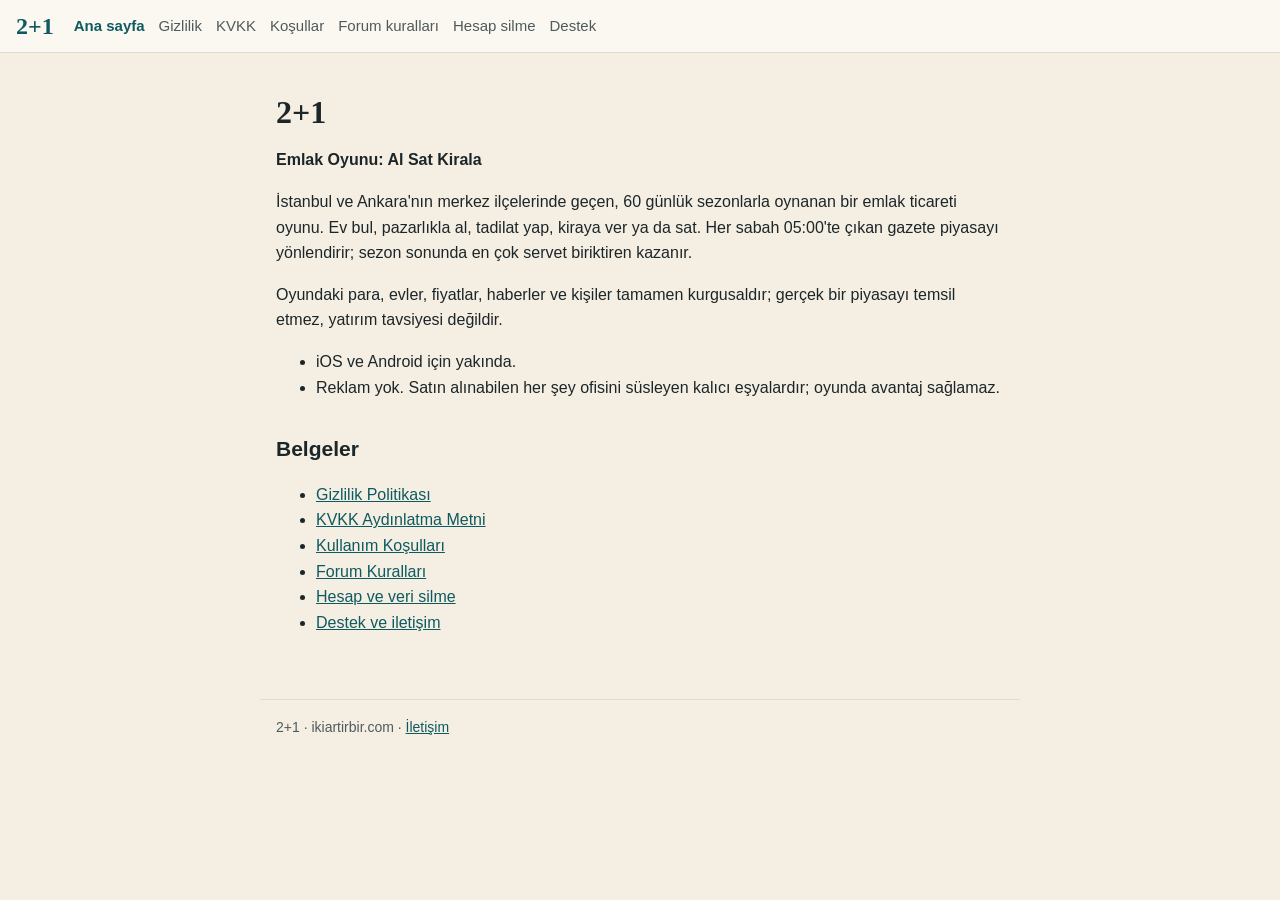
<file: index.html>
<!doctype html>
<html lang="tr">
<head>
<meta charset="utf-8">
<meta name="viewport" content="width=device-width, initial-scale=1">
<meta http-equiv="Content-Security-Policy" content="default-src 'none'; style-src 'self'; img-src 'self'; base-uri 'self'; form-action 'none'">
<meta name="referrer" content="strict-origin-when-cross-origin">
<title>2+1 Emlak Oyunu · 2+1</title>
<link rel="canonical" href="https://ikiartirbir.com/">
<link rel="stylesheet" href="style.css">
<link rel="icon" href="favicon.ico" sizes="any">
<link rel="icon" type="image/png" sizes="32x32" href="favicon-32.png">
<link rel="apple-touch-icon" href="apple-touch-icon.png">
</head>
<body>
<header><a class="brand" href="index.html">2+1</a><nav><a href="index.html" aria-current="page">Ana sayfa</a><a href="gizlilik.html">Gizlilik</a><a href="kvkk.html">KVKK</a><a href="kosullar.html">Koşullar</a><a href="forum-kurallari.html">Forum kuralları</a><a href="hesap-silme.html">Hesap silme</a><a href="destek.html">Destek</a></nav></header>
<main>
<h1>2+1</h1>
<p><strong>Emlak Oyunu: Al Sat Kirala</strong></p>
<p>İstanbul ve Ankara'nın merkez ilçelerinde geçen, 60 günlük sezonlarla oynanan bir emlak ticareti oyunu. Ev bul, pazarlıkla al, tadilat yap, kiraya ver ya da sat. Her sabah 05:00'te çıkan gazete piyasayı yönlendirir; sezon sonunda en çok servet biriktiren kazanır.</p>
<p>Oyundaki para, evler, fiyatlar, haberler ve kişiler tamamen kurgusaldır; gerçek bir piyasayı temsil etmez, yatırım tavsiyesi değildir.</p>
<ul><li>iOS ve Android için yakında.</li><li>Reklam yok. Satın alınabilen her şey ofisini süsleyen kalıcı eşyalardır; oyunda avantaj sağlamaz.</li></ul>
<h2>Belgeler</h2>
<ul><li><a href="gizlilik.html">Gizlilik Politikası</a></li><li><a href="kvkk.html">KVKK Aydınlatma Metni</a></li><li><a href="kosullar.html">Kullanım Koşulları</a></li><li><a href="forum-kurallari.html">Forum Kuralları</a></li><li><a href="hesap-silme.html">Hesap ve veri silme</a></li><li><a href="destek.html">Destek ve iletişim</a></li></ul>
</main>
<footer>2+1 · ikiartirbir.com · <a href="destek.html">İletişim</a></footer>
</body>
</html>
</file>
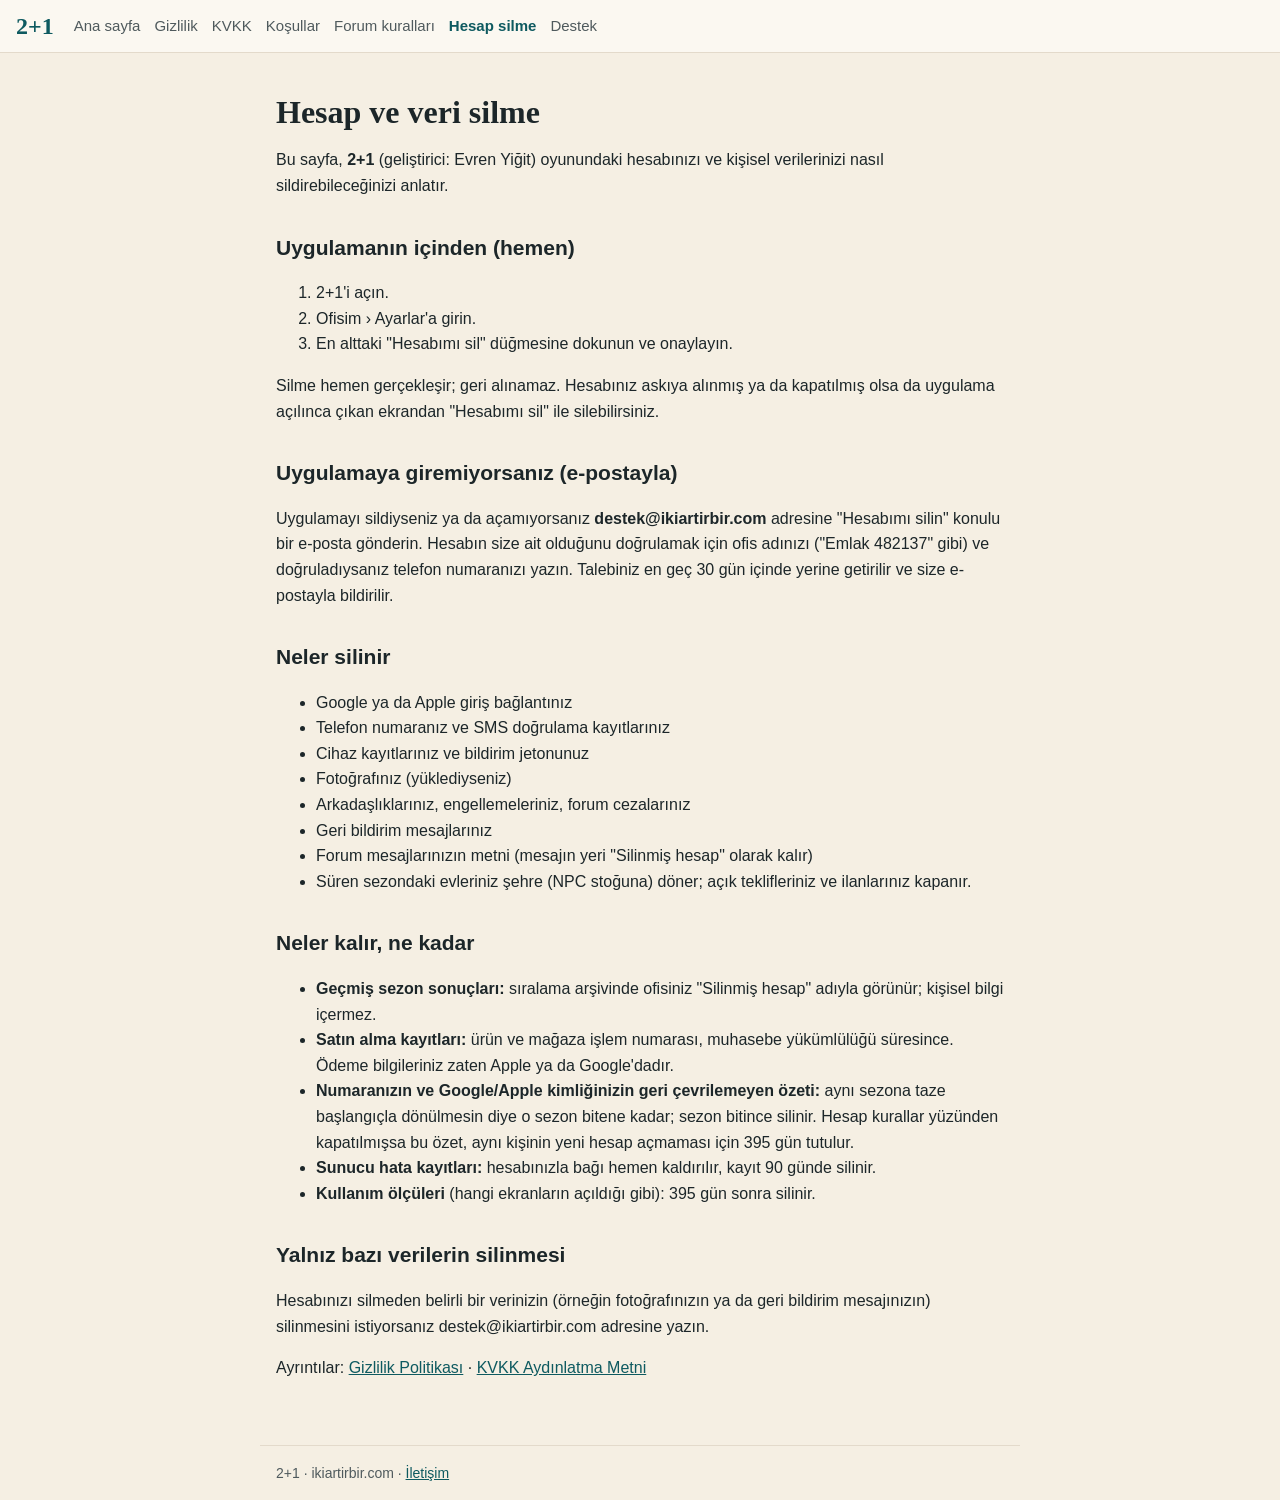
<file: delete-account/index.html>
<!doctype html>
<html lang="tr">
<head>
<meta charset="utf-8">
<meta http-equiv="Content-Security-Policy" content="default-src 'none'; style-src 'self'; img-src 'self'; base-uri 'self'; form-action 'none'">
<meta name="referrer" content="strict-origin-when-cross-origin">
<meta http-equiv="refresh" content="0; url=/hesap-silme.html">
<link rel="canonical" href="https://ikiartirbir.com/hesap-silme.html">
<meta name="robots" content="noindex">
<title>2+1</title>
</head>
<body><p><a href="/hesap-silme.html">Sayfaya git</a></p></body>
</html>
</file>
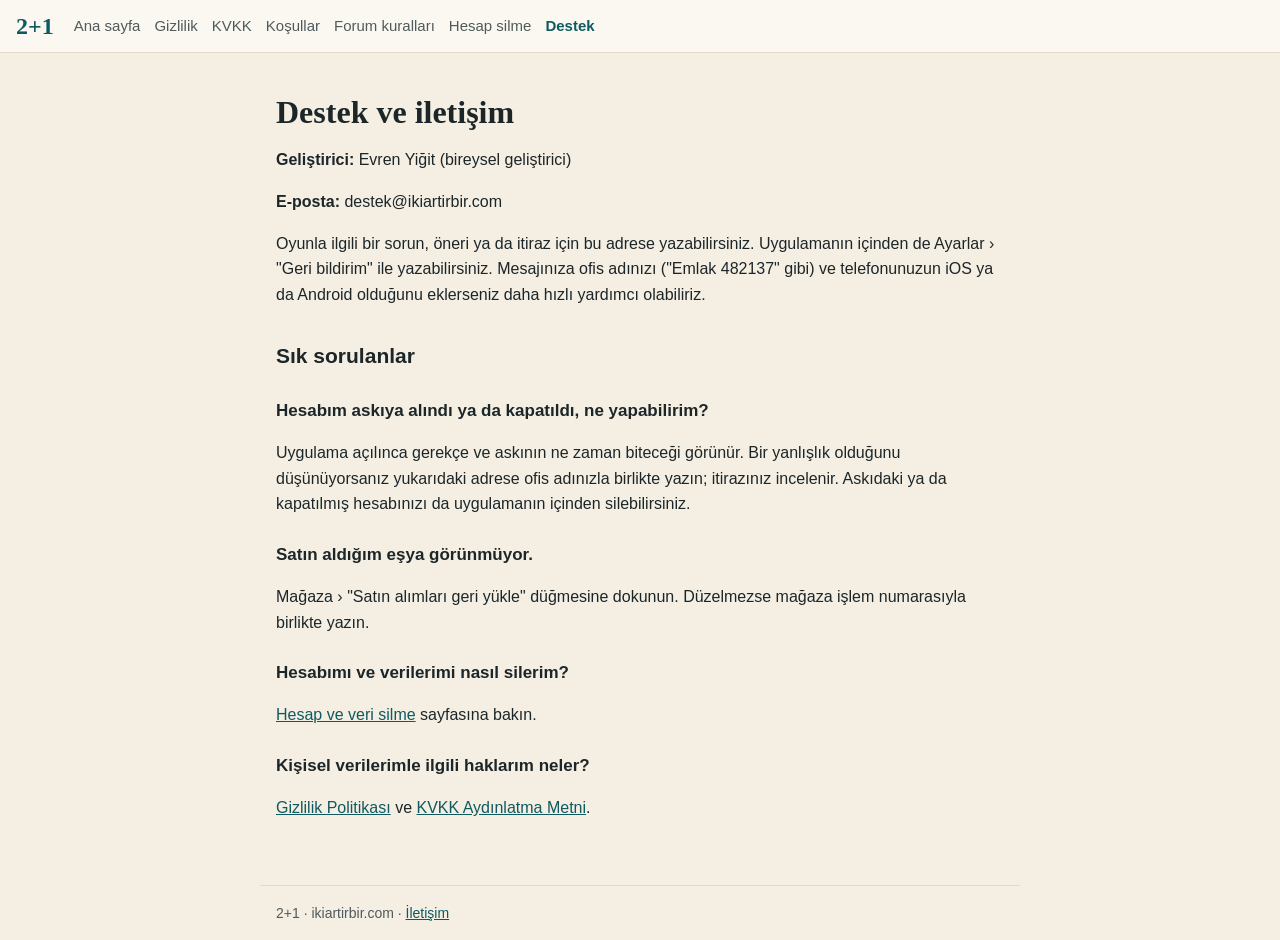
<file: destek-iletisim/index.html>
<!doctype html>
<html lang="tr">
<head>
<meta charset="utf-8">
<meta http-equiv="Content-Security-Policy" content="default-src 'none'; style-src 'self'; img-src 'self'; base-uri 'self'; form-action 'none'">
<meta name="referrer" content="strict-origin-when-cross-origin">
<meta http-equiv="refresh" content="0; url=/destek.html">
<link rel="canonical" href="https://ikiartirbir.com/destek.html">
<meta name="robots" content="noindex">
<title>2+1</title>
</head>
<body><p><a href="/destek.html">Sayfaya git</a></p></body>
</html>
</file>
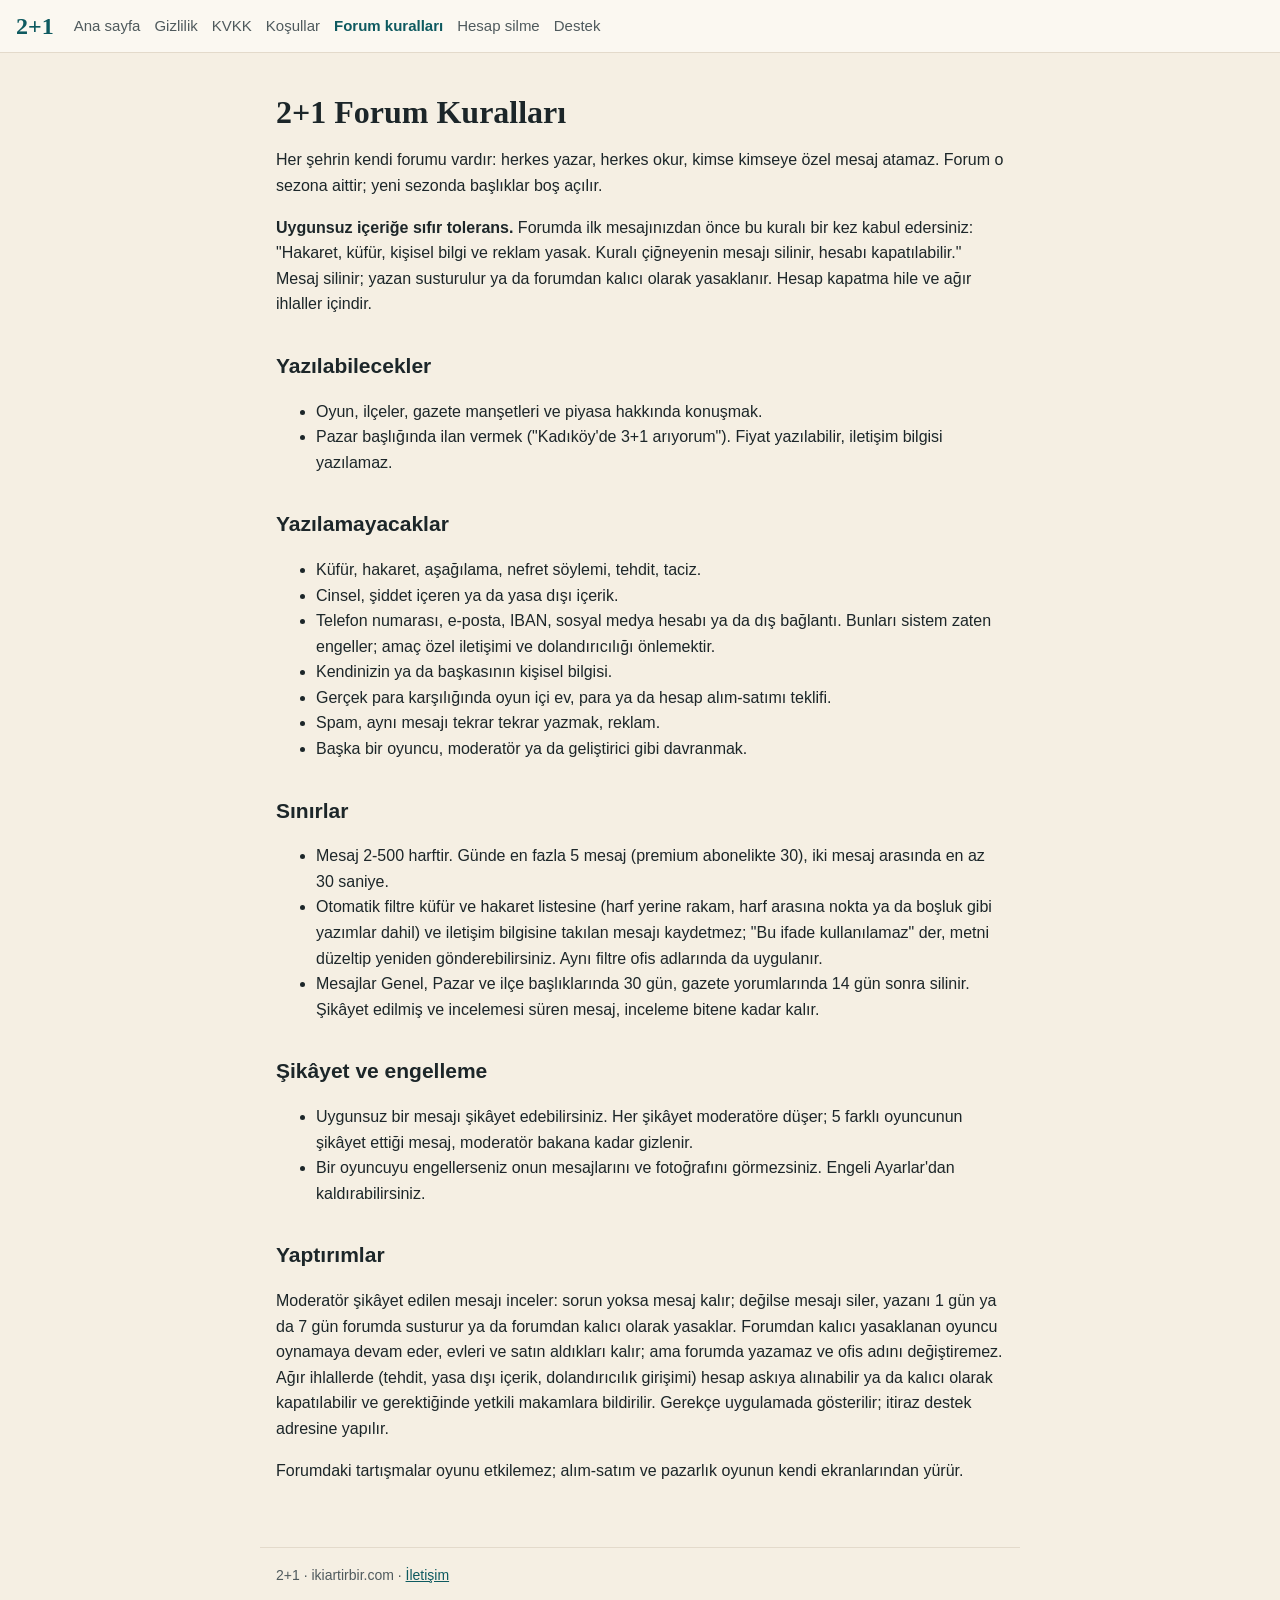
<file: forum/index.html>
<!doctype html>
<html lang="tr">
<head>
<meta charset="utf-8">
<meta http-equiv="Content-Security-Policy" content="default-src 'none'; style-src 'self'; img-src 'self'; base-uri 'self'; form-action 'none'">
<meta name="referrer" content="strict-origin-when-cross-origin">
<meta http-equiv="refresh" content="0; url=/forum-kurallari.html">
<link rel="canonical" href="https://ikiartirbir.com/forum-kurallari.html">
<meta name="robots" content="noindex">
<title>2+1</title>
</head>
<body><p><a href="/forum-kurallari.html">Sayfaya git</a></p></body>
</html>
</file>
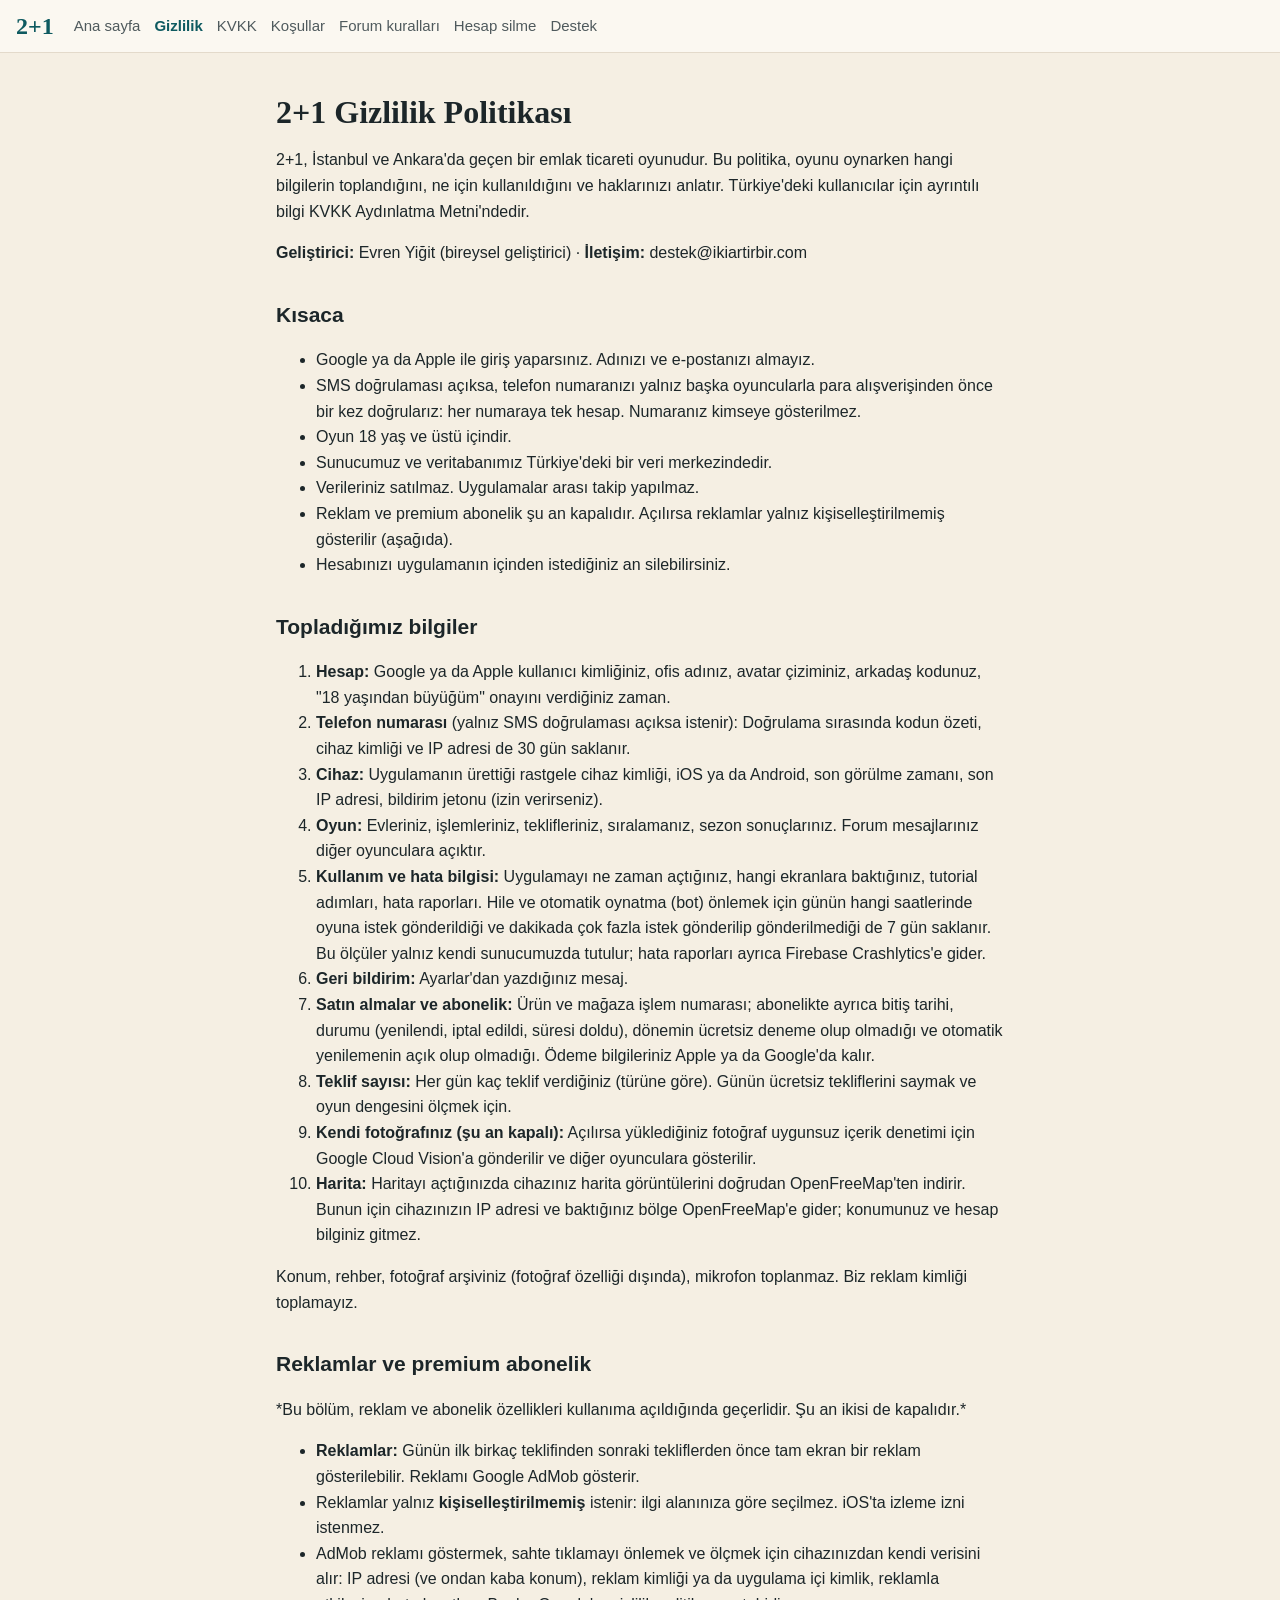
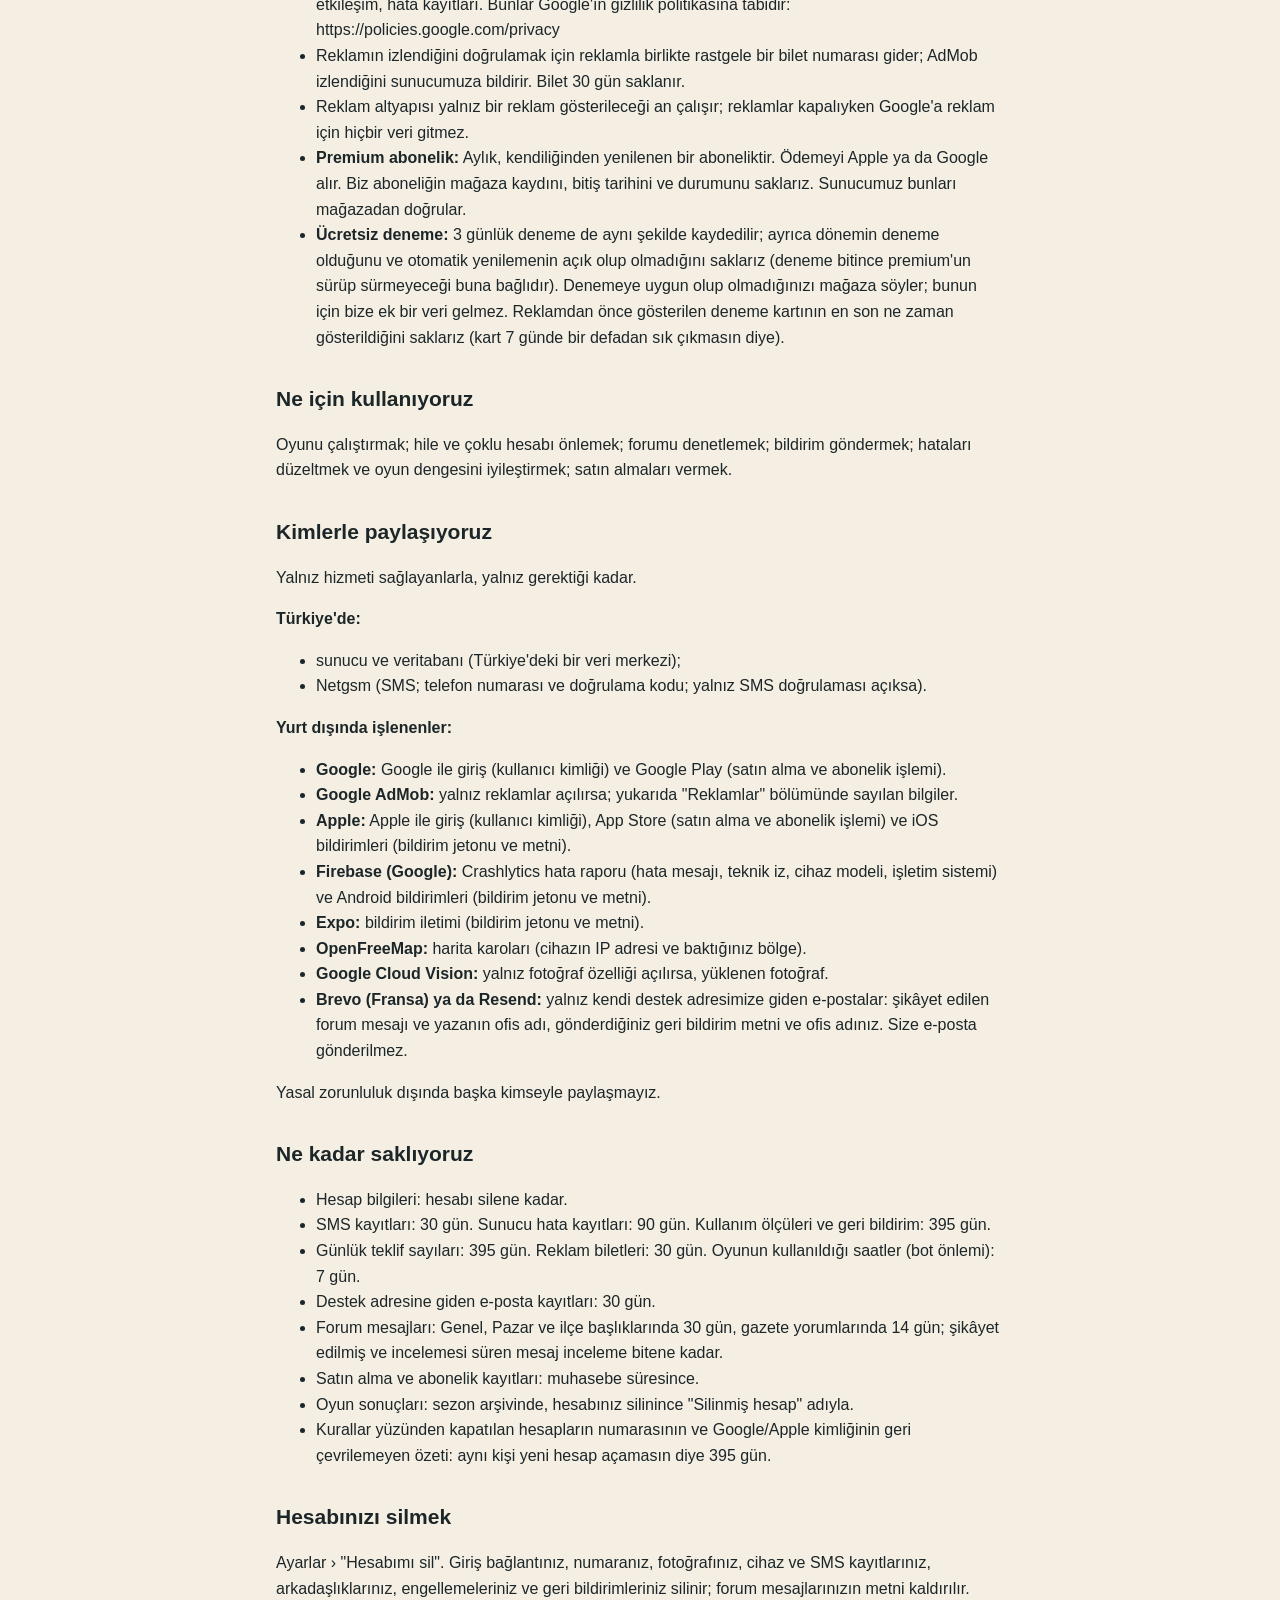
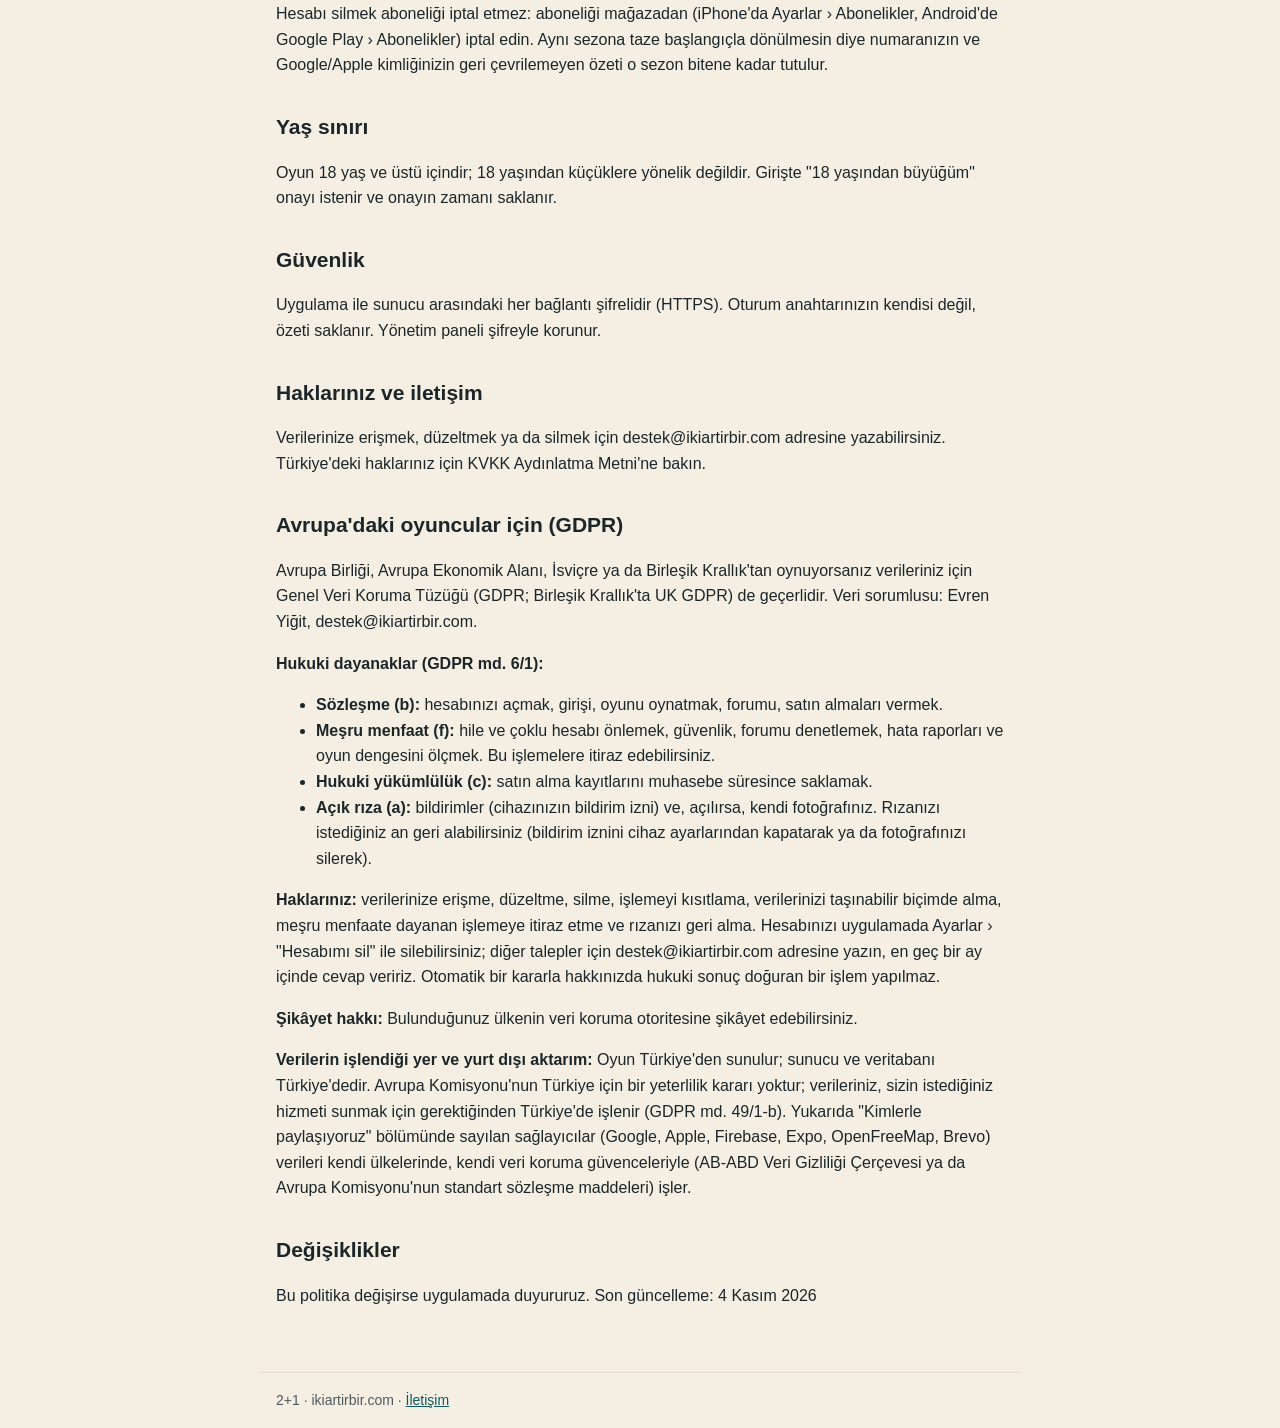
<file: gizlilik-politikasi/index.html>
<!doctype html>
<html lang="tr">
<head>
<meta charset="utf-8">
<meta http-equiv="Content-Security-Policy" content="default-src 'none'; style-src 'self'; img-src 'self'; base-uri 'self'; form-action 'none'">
<meta name="referrer" content="strict-origin-when-cross-origin">
<meta http-equiv="refresh" content="0; url=/gizlilik.html">
<link rel="canonical" href="https://ikiartirbir.com/gizlilik.html">
<meta name="robots" content="noindex">
<title>2+1</title>
</head>
<body><p><a href="/gizlilik.html">Sayfaya git</a></p></body>
</html>
</file>
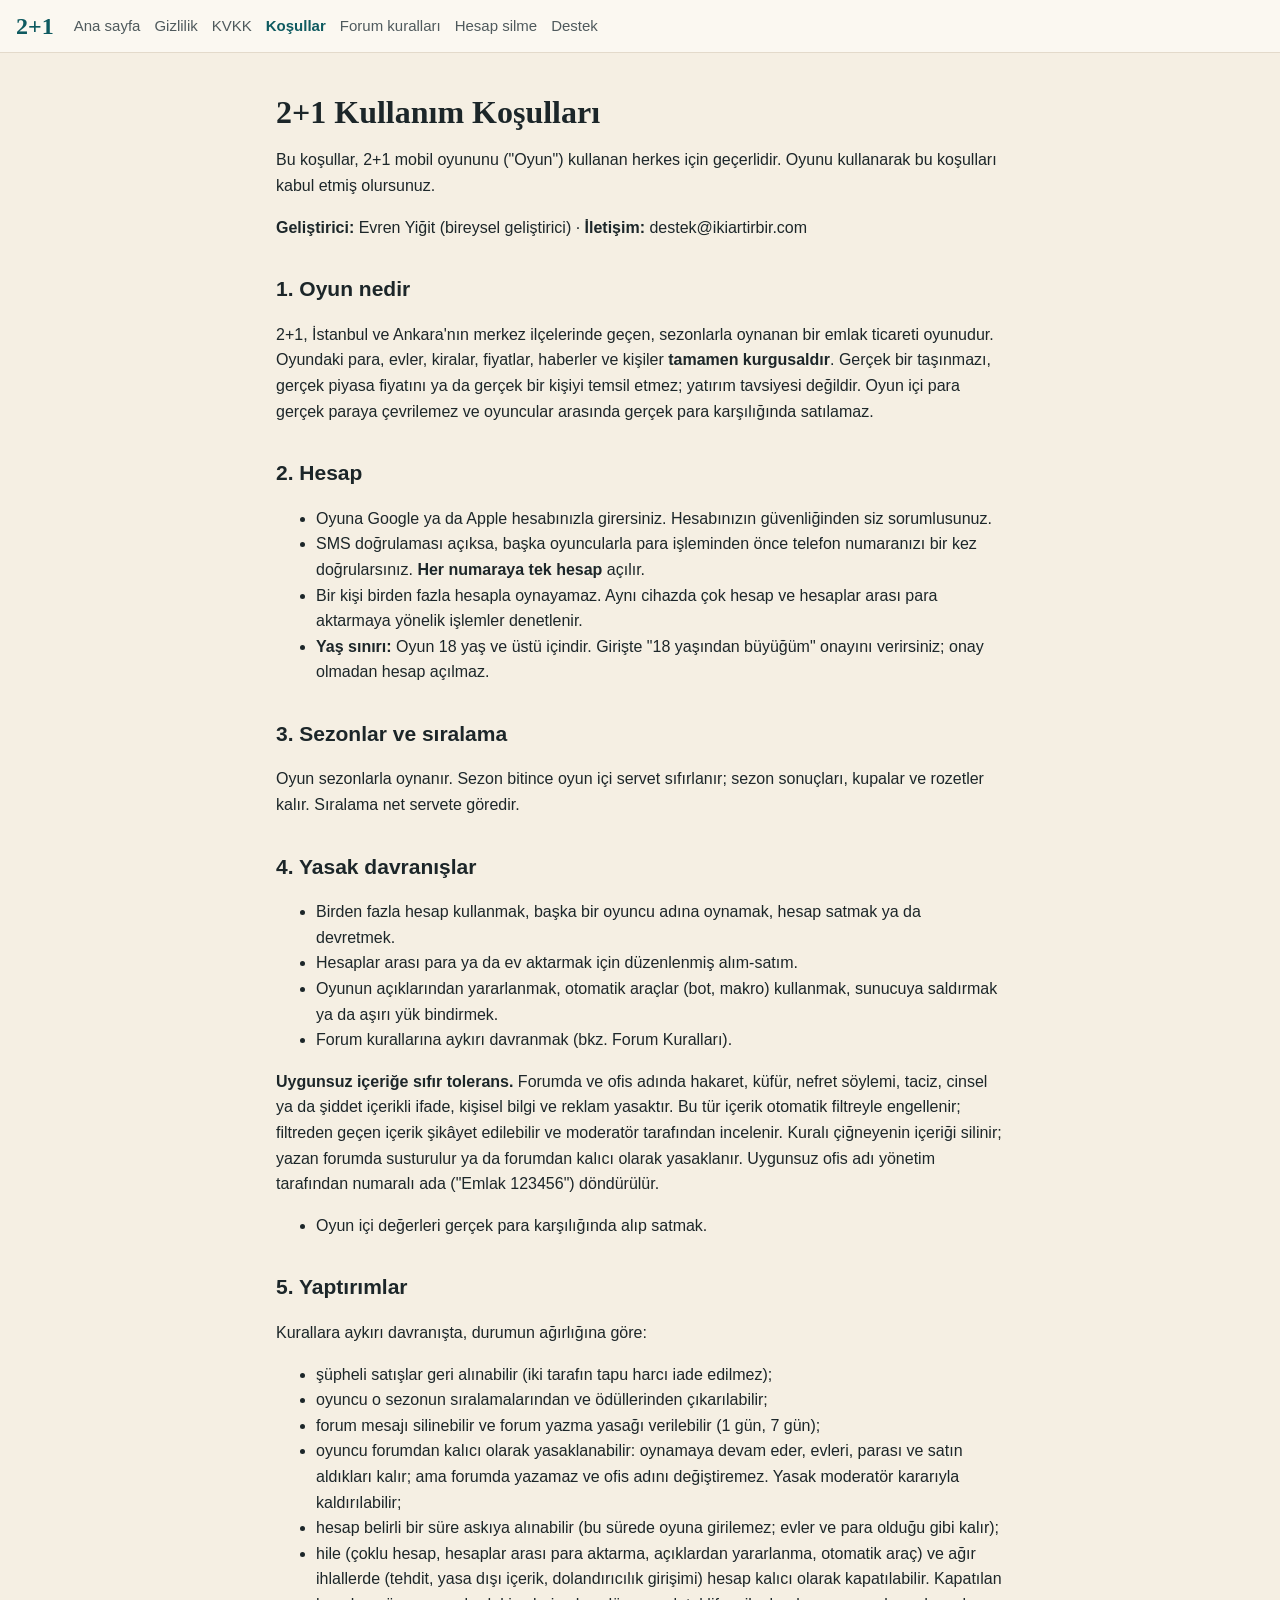
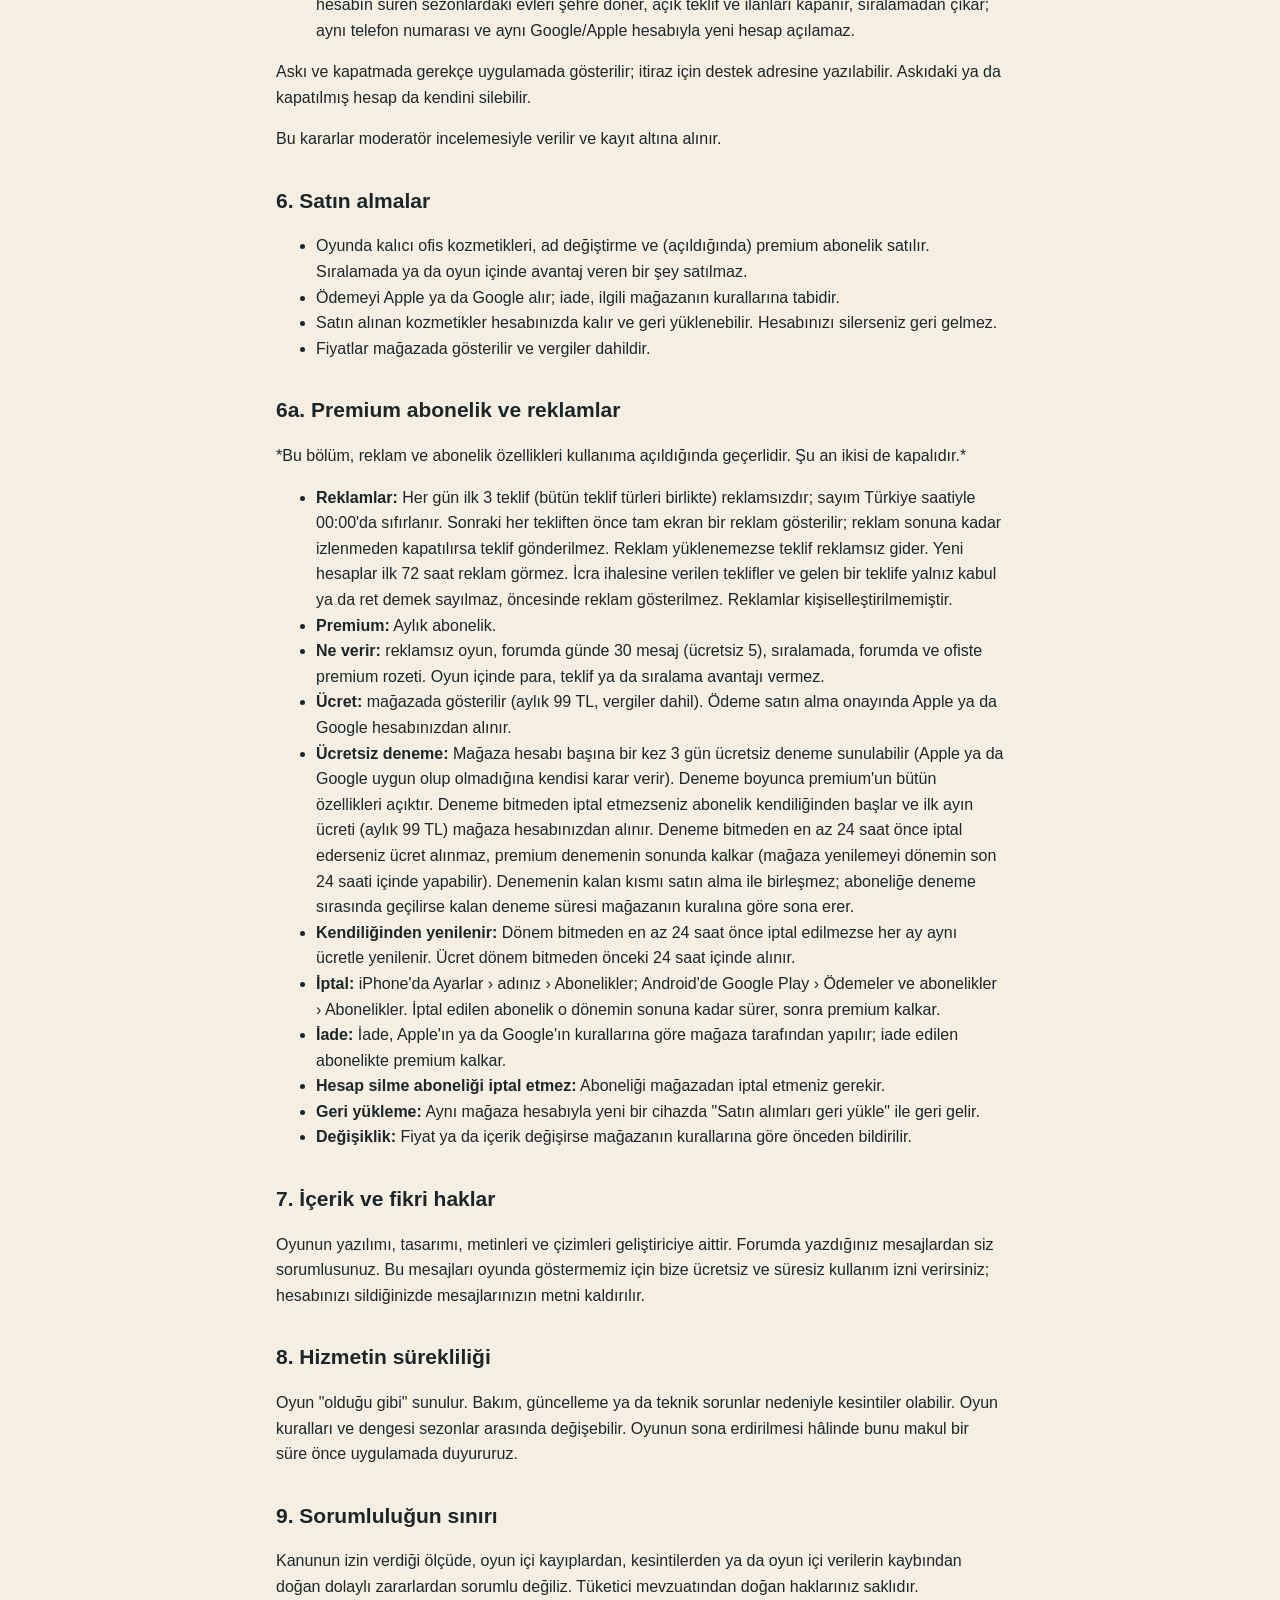
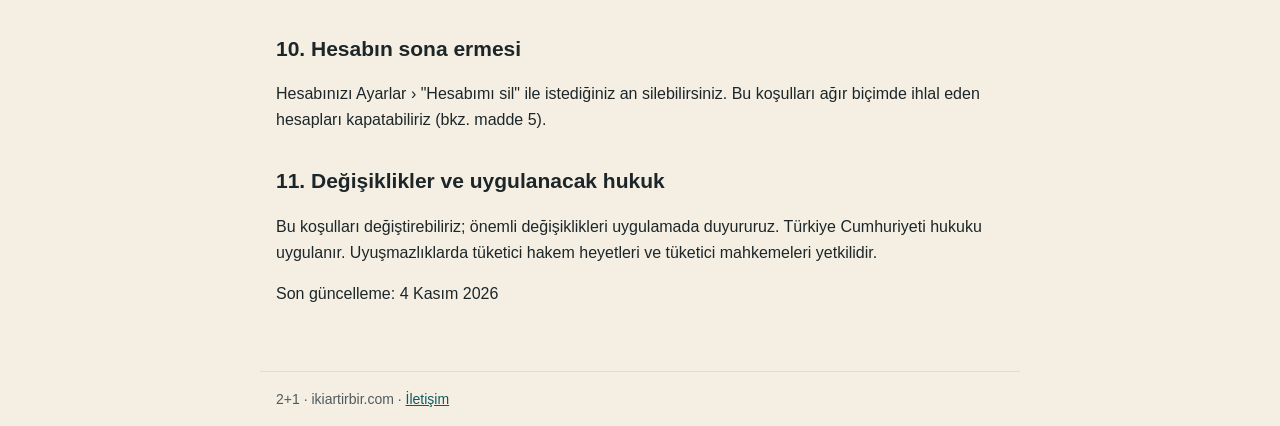
<file: kullanim-kosullari/index.html>
<!doctype html>
<html lang="tr">
<head>
<meta charset="utf-8">
<meta http-equiv="Content-Security-Policy" content="default-src 'none'; style-src 'self'; img-src 'self'; base-uri 'self'; form-action 'none'">
<meta name="referrer" content="strict-origin-when-cross-origin">
<meta http-equiv="refresh" content="0; url=/kosullar.html">
<link rel="canonical" href="https://ikiartirbir.com/kosullar.html">
<meta name="robots" content="noindex">
<title>2+1</title>
</head>
<body><p><a href="/kosullar.html">Sayfaya git</a></p></body>
</html>
</file>
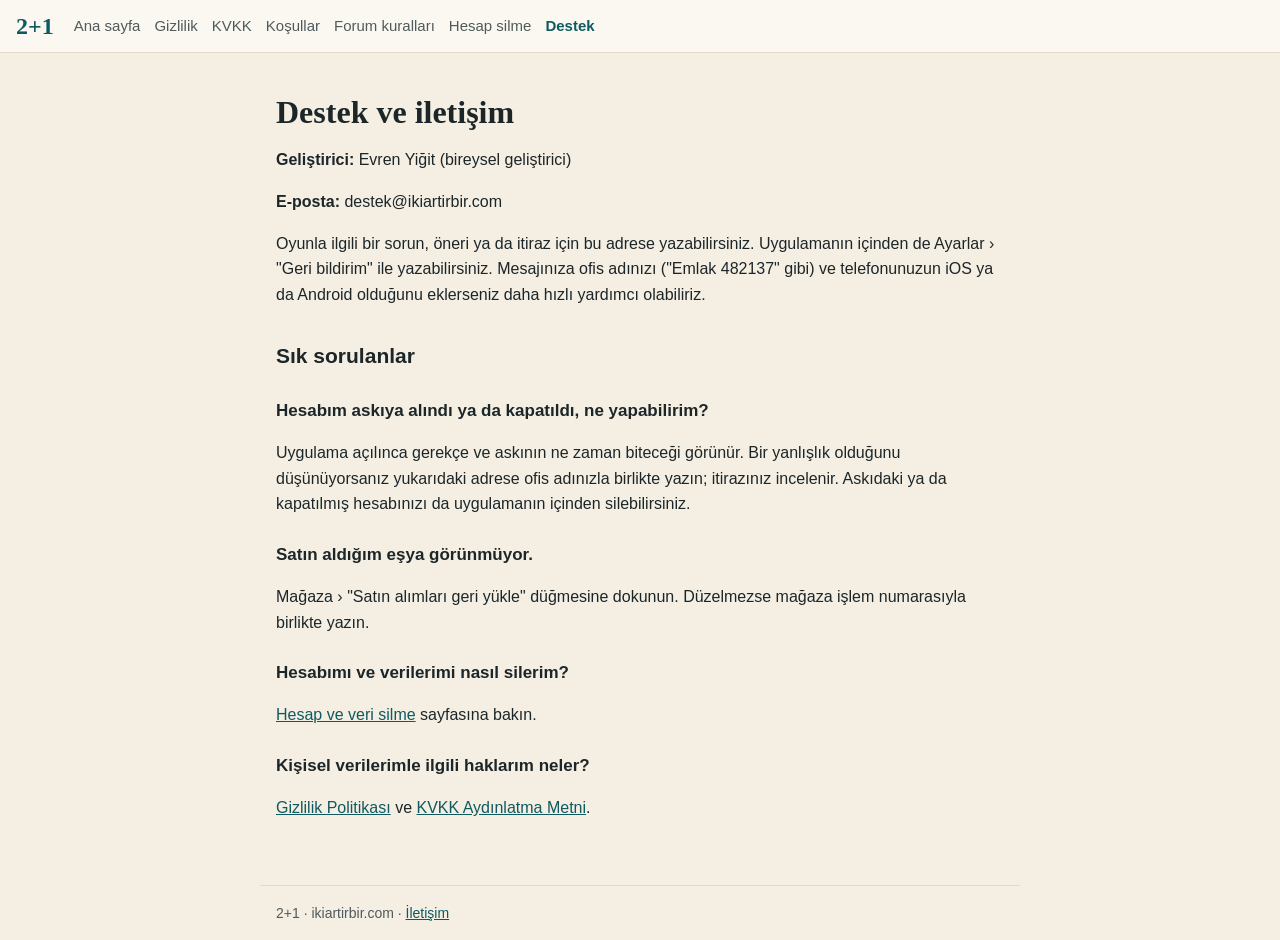
<file: destek.html>
<!doctype html>
<html lang="tr">
<head>
<meta charset="utf-8">
<meta name="viewport" content="width=device-width, initial-scale=1">
<meta http-equiv="Content-Security-Policy" content="default-src 'none'; style-src 'self'; img-src 'self'; base-uri 'self'; form-action 'none'">
<meta name="referrer" content="strict-origin-when-cross-origin">
<title>Destek ve iletişim · 2+1</title>
<link rel="canonical" href="https://ikiartirbir.com/destek.html">
<link rel="stylesheet" href="style.css">
<link rel="icon" href="favicon.ico" sizes="any">
<link rel="icon" type="image/png" sizes="32x32" href="favicon-32.png">
<link rel="apple-touch-icon" href="apple-touch-icon.png">
</head>
<body>
<header><a class="brand" href="index.html">2+1</a><nav><a href="index.html">Ana sayfa</a><a href="gizlilik.html">Gizlilik</a><a href="kvkk.html">KVKK</a><a href="kosullar.html">Koşullar</a><a href="forum-kurallari.html">Forum kuralları</a><a href="hesap-silme.html">Hesap silme</a><a href="destek.html" aria-current="page">Destek</a></nav></header>
<main>
<h1>Destek ve iletişim</h1>
<p><strong>Geliştirici:</strong> Evren Yiğit (bireysel geliştirici)</p>
<p><strong>E-posta:</strong> destek@ikiartirbir.com</p>
<p>Oyunla ilgili bir sorun, öneri ya da itiraz için bu adrese yazabilirsiniz. Uygulamanın içinden de Ayarlar › "Geri bildirim" ile yazabilirsiniz. Mesajınıza ofis adınızı ("Emlak 482137" gibi) ve telefonunuzun iOS ya da Android olduğunu eklerseniz daha hızlı yardımcı olabiliriz.</p>
<h2>Sık sorulanlar</h2>
<h3>Hesabım askıya alındı ya da kapatıldı, ne yapabilirim?</h3>
<p>Uygulama açılınca gerekçe ve askının ne zaman biteceği görünür. Bir yanlışlık olduğunu düşünüyorsanız yukarıdaki adrese ofis adınızla birlikte yazın; itirazınız incelenir. Askıdaki ya da kapatılmış hesabınızı da uygulamanın içinden silebilirsiniz.</p>
<h3>Satın aldığım eşya görünmüyor.</h3>
<p>Mağaza › "Satın alımları geri yükle" düğmesine dokunun. Düzelmezse mağaza işlem numarasıyla birlikte yazın.</p>
<h3>Hesabımı ve verilerimi nasıl silerim?</h3>
<p><a href="hesap-silme.html">Hesap ve veri silme</a> sayfasına bakın.</p>
<h3>Kişisel verilerimle ilgili haklarım neler?</h3>
<p><a href="gizlilik.html">Gizlilik Politikası</a> ve <a href="kvkk.html">KVKK Aydınlatma Metni</a>.</p>
</main>
<footer>2+1 · ikiartirbir.com · <a href="destek.html">İletişim</a></footer>
</body>
</html>
</file>
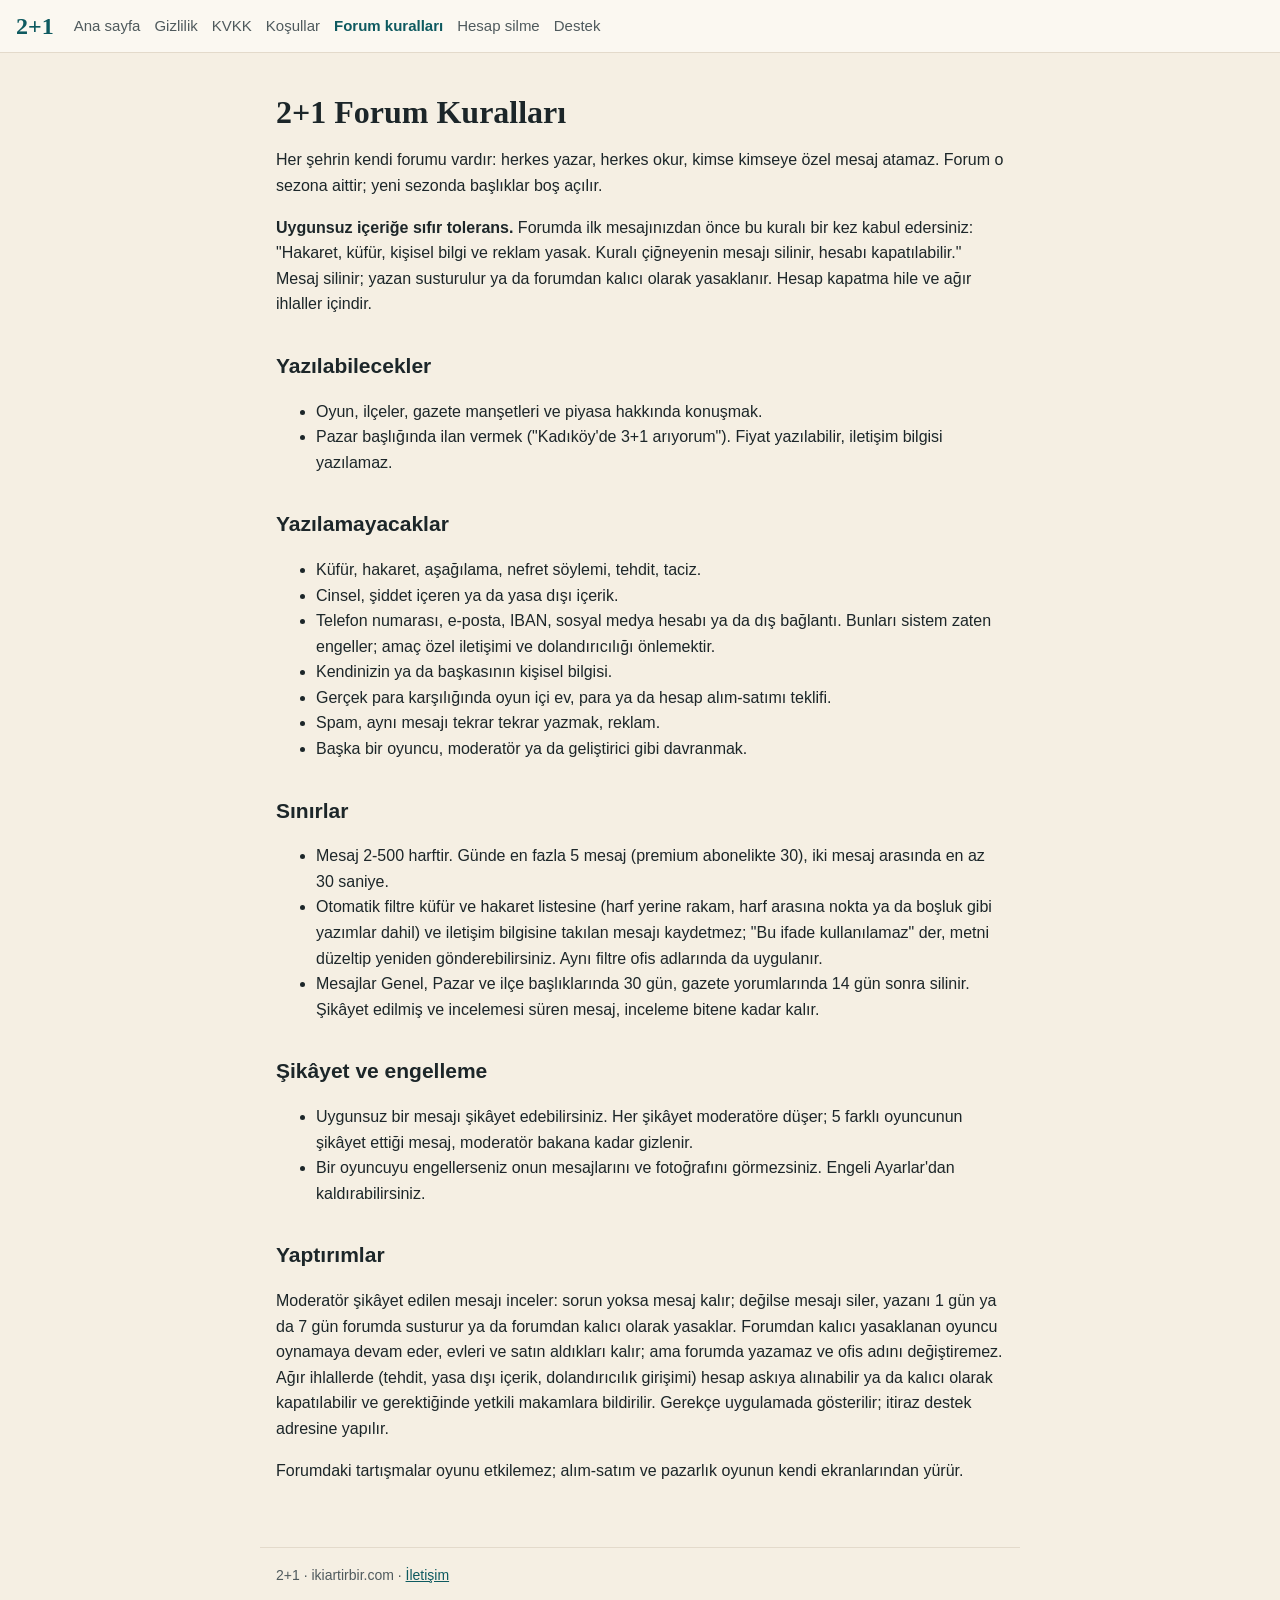
<file: forum-kurallari.html>
<!doctype html>
<html lang="tr">
<head>
<meta charset="utf-8">
<meta name="viewport" content="width=device-width, initial-scale=1">
<meta http-equiv="Content-Security-Policy" content="default-src 'none'; style-src 'self'; img-src 'self'; base-uri 'self'; form-action 'none'">
<meta name="referrer" content="strict-origin-when-cross-origin">
<title>Forum Kuralları · 2+1</title>
<link rel="canonical" href="https://ikiartirbir.com/forum-kurallari.html">
<link rel="stylesheet" href="style.css">
<link rel="icon" href="favicon.ico" sizes="any">
<link rel="icon" type="image/png" sizes="32x32" href="favicon-32.png">
<link rel="apple-touch-icon" href="apple-touch-icon.png">
</head>
<body>
<header><a class="brand" href="index.html">2+1</a><nav><a href="index.html">Ana sayfa</a><a href="gizlilik.html">Gizlilik</a><a href="kvkk.html">KVKK</a><a href="kosullar.html">Koşullar</a><a href="forum-kurallari.html" aria-current="page">Forum kuralları</a><a href="hesap-silme.html">Hesap silme</a><a href="destek.html">Destek</a></nav></header>
<main>
<h1>2+1 Forum Kuralları</h1>
<p>Her şehrin kendi forumu vardır: herkes yazar, herkes okur, kimse kimseye özel mesaj atamaz. Forum o sezona aittir; yeni sezonda başlıklar boş açılır.</p>
<p><strong>Uygunsuz içeriğe sıfır tolerans.</strong> Forumda ilk mesajınızdan önce bu kuralı bir kez kabul edersiniz: "Hakaret, küfür, kişisel bilgi ve reklam yasak. Kuralı çiğneyenin mesajı silinir, hesabı kapatılabilir." Mesaj silinir; yazan susturulur ya da forumdan kalıcı olarak yasaklanır. Hesap kapatma hile ve ağır ihlaller içindir.</p>
<h2>Yazılabilecekler</h2>
<ul><li>Oyun, ilçeler, gazete manşetleri ve piyasa hakkında konuşmak.</li><li>Pazar başlığında ilan vermek ("Kadıköy'de 3+1 arıyorum"). Fiyat yazılabilir, iletişim bilgisi yazılamaz.</li></ul>
<h2>Yazılamayacaklar</h2>
<ul><li>Küfür, hakaret, aşağılama, nefret söylemi, tehdit, taciz.</li><li>Cinsel, şiddet içeren ya da yasa dışı içerik.</li><li>Telefon numarası, e-posta, IBAN, sosyal medya hesabı ya da dış bağlantı. Bunları sistem zaten engeller; amaç özel iletişimi ve dolandırıcılığı önlemektir.</li><li>Kendinizin ya da başkasının kişisel bilgisi.</li><li>Gerçek para karşılığında oyun içi ev, para ya da hesap alım-satımı teklifi.</li><li>Spam, aynı mesajı tekrar tekrar yazmak, reklam.</li><li>Başka bir oyuncu, moderatör ya da geliştirici gibi davranmak.</li></ul>
<h2>Sınırlar</h2>
<ul><li>Mesaj 2-500 harftir. Günde en fazla 5 mesaj (premium abonelikte 30), iki mesaj arasında en az 30 saniye.</li><li>Otomatik filtre küfür ve hakaret listesine (harf yerine rakam, harf arasına nokta ya da boşluk gibi yazımlar dahil) ve iletişim bilgisine takılan mesajı kaydetmez; "Bu ifade kullanılamaz" der, metni düzeltip yeniden gönderebilirsiniz. Aynı filtre ofis adlarında da uygulanır.</li><li>Mesajlar Genel, Pazar ve ilçe başlıklarında 30 gün, gazete yorumlarında 14 gün sonra silinir. Şikâyet edilmiş ve incelemesi süren mesaj, inceleme bitene kadar kalır.</li></ul>
<h2>Şikâyet ve engelleme</h2>
<ul><li>Uygunsuz bir mesajı şikâyet edebilirsiniz. Her şikâyet moderatöre düşer; 5 farklı oyuncunun şikâyet ettiği mesaj, moderatör bakana kadar gizlenir.</li><li>Bir oyuncuyu engellerseniz onun mesajlarını ve fotoğrafını görmezsiniz. Engeli Ayarlar'dan kaldırabilirsiniz.</li></ul>
<h2>Yaptırımlar</h2>
<p>Moderatör şikâyet edilen mesajı inceler: sorun yoksa mesaj kalır; değilse mesajı siler, yazanı 1 gün ya da 7 gün forumda susturur ya da forumdan kalıcı olarak yasaklar. Forumdan kalıcı yasaklanan oyuncu oynamaya devam eder, evleri ve satın aldıkları kalır; ama forumda yazamaz ve ofis adını değiştiremez. Ağır ihlallerde (tehdit, yasa dışı içerik, dolandırıcılık girişimi) hesap askıya alınabilir ya da kalıcı olarak kapatılabilir ve gerektiğinde yetkili makamlara bildirilir. Gerekçe uygulamada gösterilir; itiraz destek adresine yapılır.</p>
<p>Forumdaki tartışmalar oyunu etkilemez; alım-satım ve pazarlık oyunun kendi ekranlarından yürür.</p>
</main>
<footer>2+1 · ikiartirbir.com · <a href="destek.html">İletişim</a></footer>
</body>
</html>
</file>
<file: style.css>
/* 2+1 site: the app's colours (docs/tasarim-sistemi.md), system fonts, no scripts. */
:root {
  --cream: #f5efe3;
  --paper: #fbf8f1;
  --sand: #ede4d3;
  --ink: #1c2629;
  --muted: #4f5a5d;
  --line: #e3dacb;
  --teal: #0e5a60;
  --terra-dark: #8f3322;
  --mustard-soft: #faf0d9;
  --mustard: #c99a2e;
}
* { box-sizing: border-box; }
html { -webkit-text-size-adjust: 100%; }
body {
  margin: 0;
  background: var(--cream);
  color: var(--ink);
  font: 16px/1.6 -apple-system, BlinkMacSystemFont, "Segoe UI", Roboto, "Helvetica Neue", Arial, sans-serif;
}
header {
  display: flex;
  flex-wrap: wrap;
  align-items: center;
  gap: 8px 20px;
  padding: 14px 16px;
  background: var(--paper);
  border-bottom: 1px solid var(--line);
}
.brand { font: 700 24px/1 Georgia, "Times New Roman", serif; color: var(--teal); text-decoration: none; }
nav { display: flex; flex-wrap: wrap; gap: 4px 14px; }
nav a { color: var(--muted); text-decoration: none; font-size: 15px; }
nav a[aria-current="page"] { color: var(--teal); font-weight: 700; }
main { max-width: 760px; margin: 0 auto; padding: 20px 16px 48px; }
h1 { font: 700 32px/1.2 Georgia, "Times New Roman", serif; margin: 20px 0 12px; }
h2 { font-size: 21px; margin: 32px 0 8px; }
h3 { font-size: 17px; margin: 24px 0 6px; }
a { color: var(--teal); }
code { background: var(--sand); padding: 1px 5px; border-radius: 4px; font-size: 0.9em; }
blockquote { margin: 16px 0; padding: 10px 14px; background: var(--paper); border-left: 4px solid var(--line); }
.blank { color: var(--terra-dark); font-weight: 700; }
.note { color: var(--terra-dark); font-size: 0.9em; }
.table { overflow-x: auto; margin: 16px 0; }
table { border-collapse: collapse; width: 100%; font-size: 15px; background: var(--paper); }
th, td { border: 1px solid var(--line); padding: 8px 10px; text-align: left; vertical-align: top; }
th { background: var(--sand); }
footer { max-width: 760px; margin: 0 auto; padding: 16px; color: var(--muted); font-size: 14px; border-top: 1px solid var(--line); }
</file>
